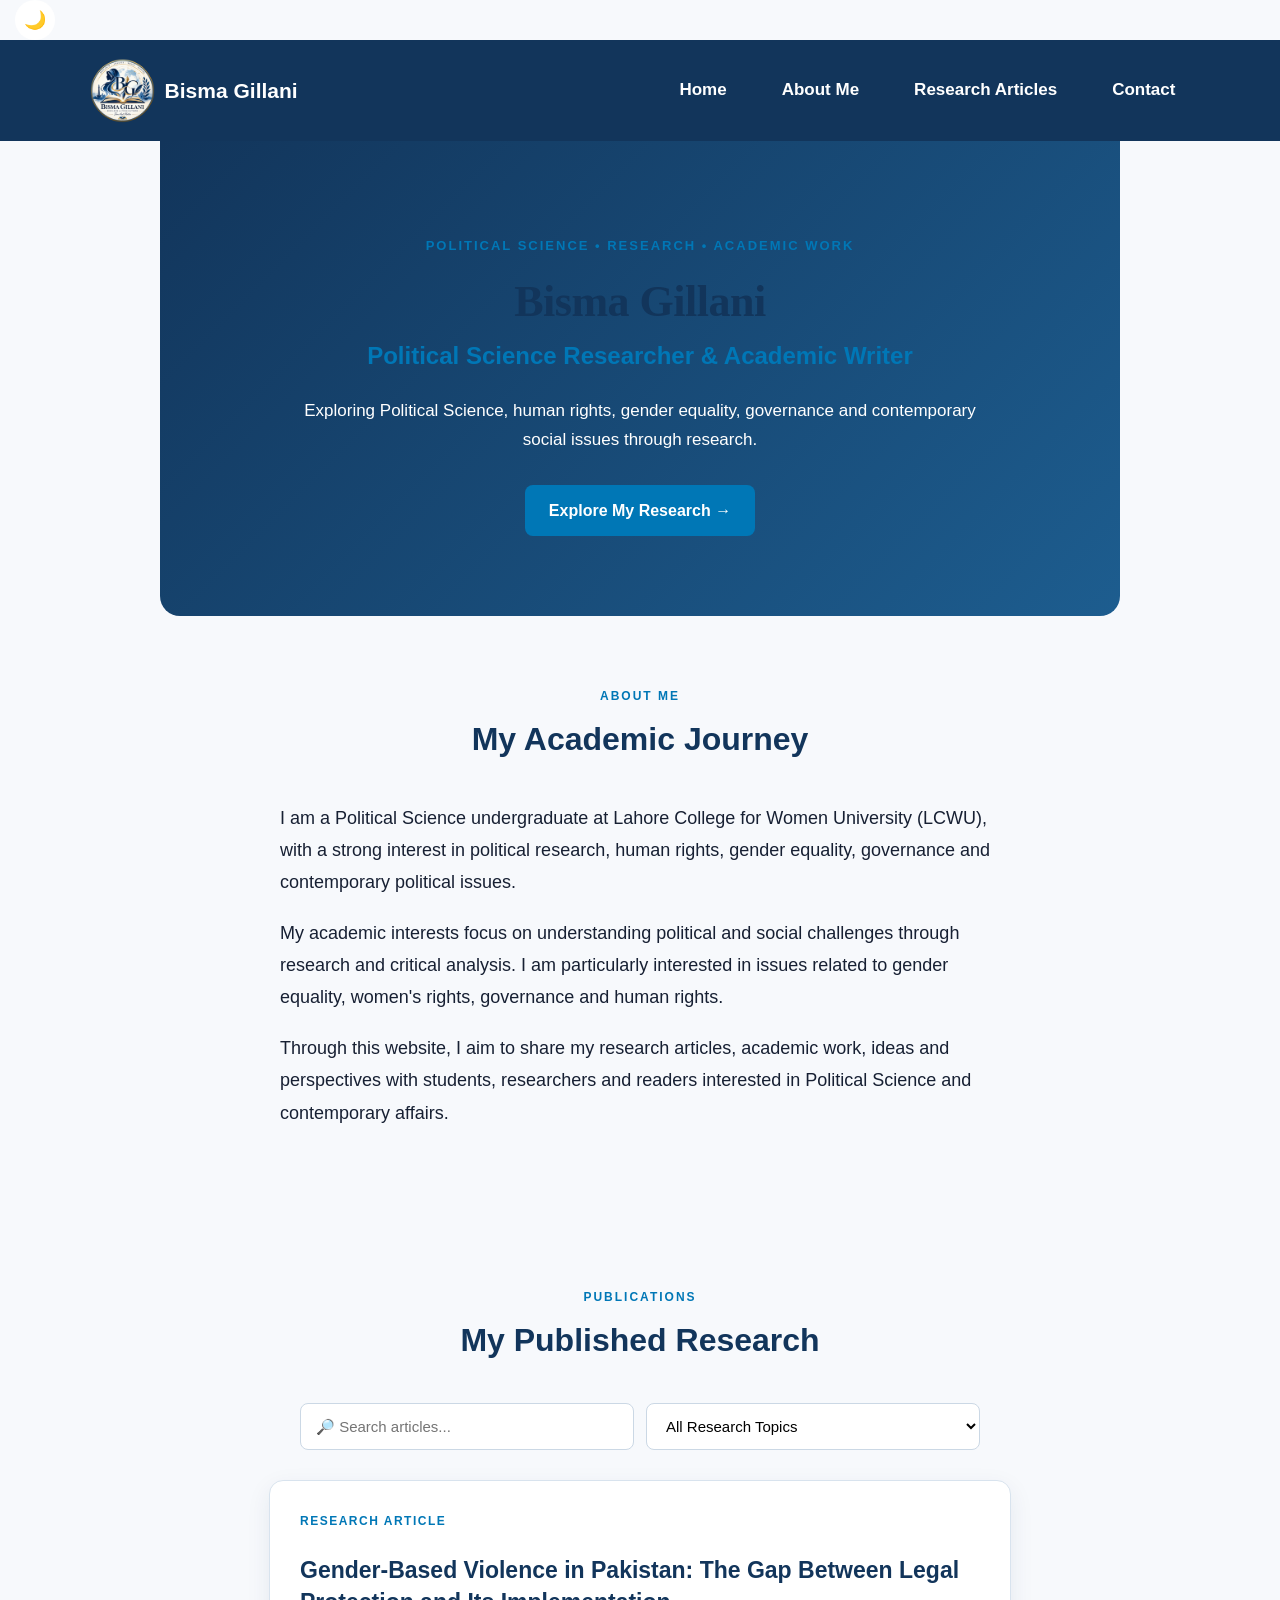
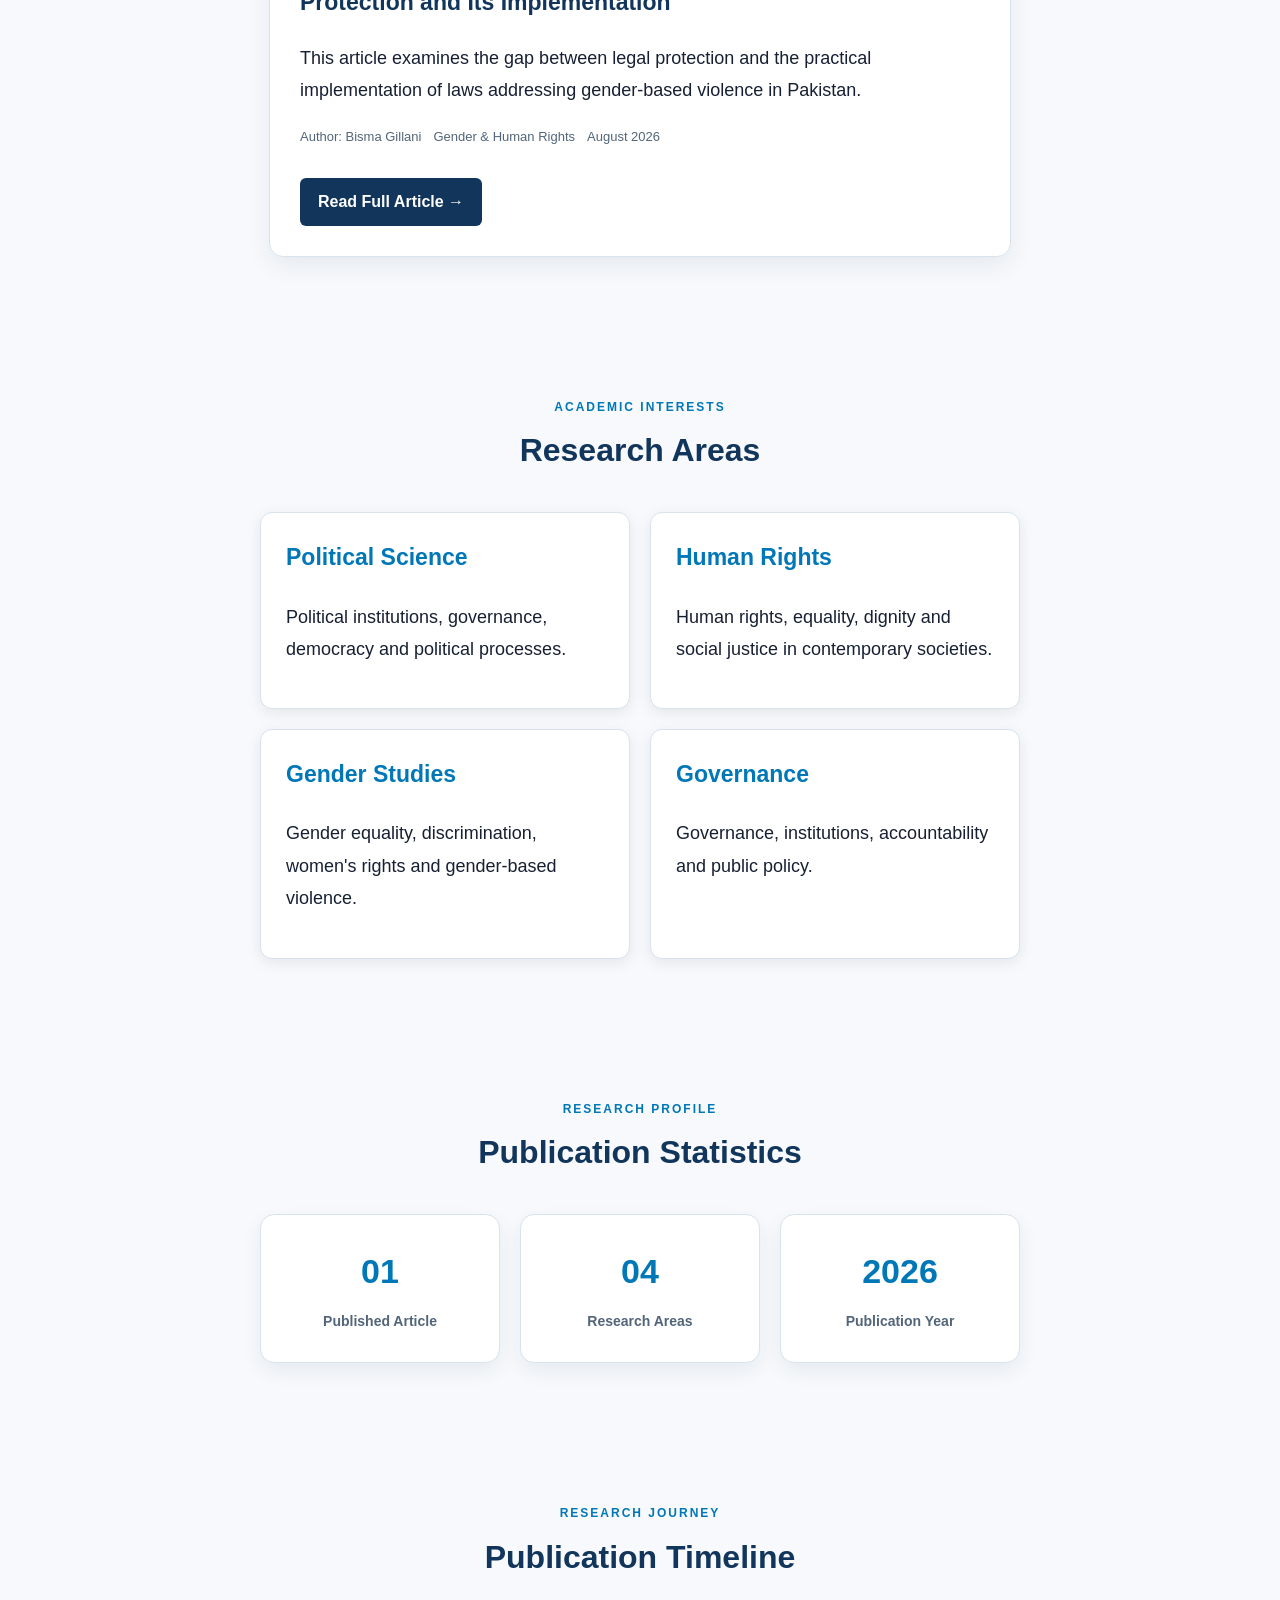
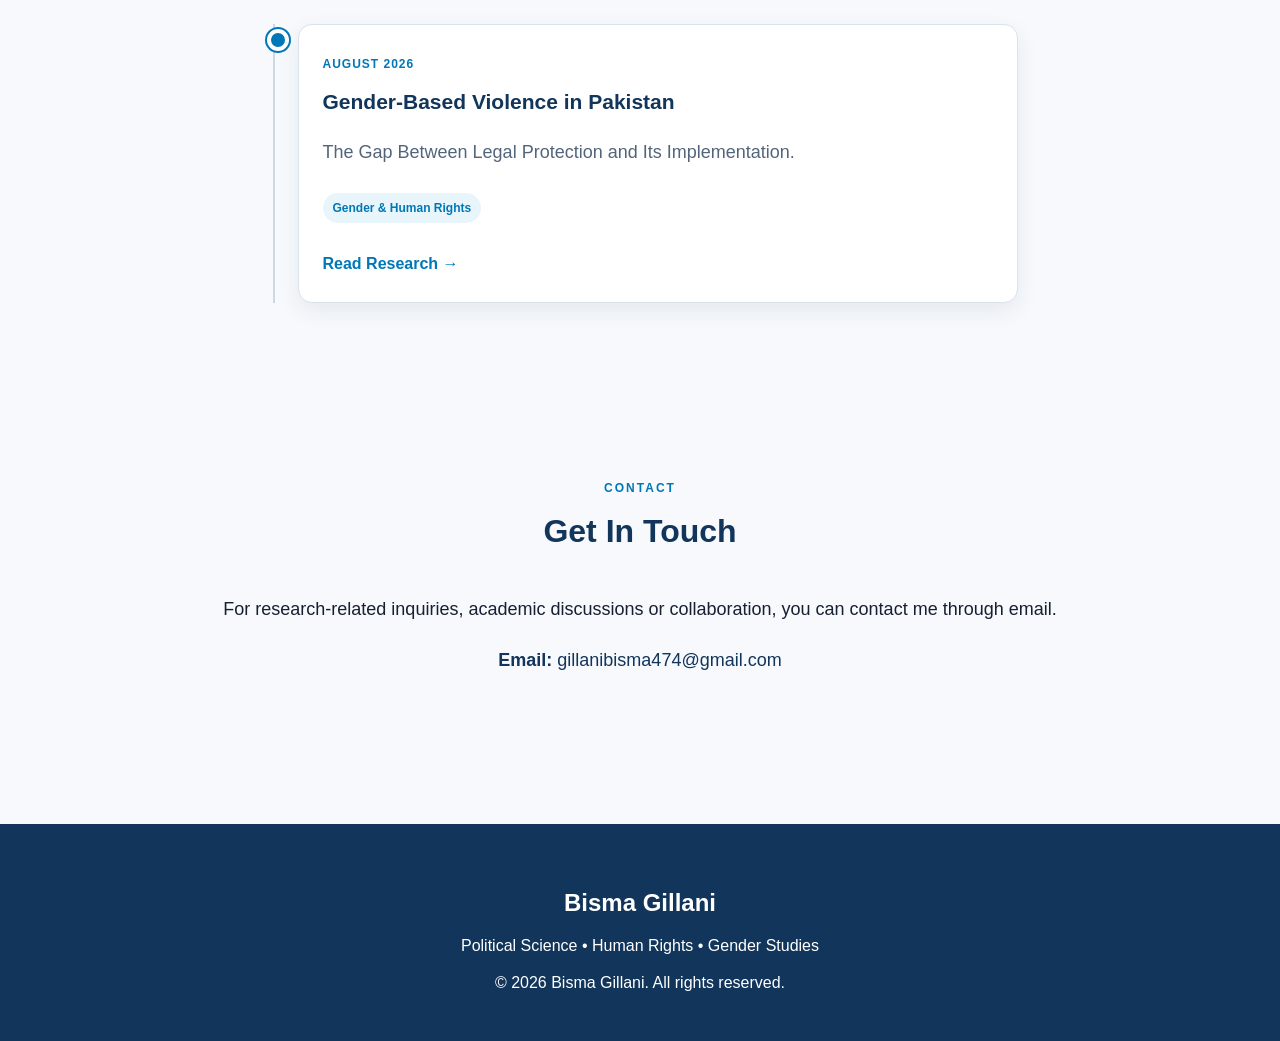
<file: index.html>
<!DOCTYPE html>
<html lang="en">

<head>

    <meta charset="UTF-8">

    <meta name="viewport" content="width=device-width, initial-scale=1.0">

    <meta name="google-site-verification"
        content="pBc68vZ-mVU5wvg_8cquGxac_QMFMeKCmlOxzD9mrWk">

    <title>Bisma Gillani | Political Science Researcher</title>

    <link rel="stylesheet" href="style.css">
<link rel="icon" type="image/png" href="logo.png">
</head>

<body>

    <!-- Navigation -->
<button id="themeToggle" class="theme-toggle" aria-label="Toggle dark mode">
    🌙
</button>
    <nav class="navbar">

      <div class="logo">
    <img src="logo.png" alt="Bisma Gillani Research Logo">
    <span>Bisma Gillani</span>
      </div>

        <div class="nav-links">

            <a href="index.html">Home</a>

            <a href="#about">About Me</a>

            <a href="#research">Research Articles</a>

            <a href="#contact">Contact</a>

        </div>

    </nav>


    <!-- Hero Section -->

    <section class="hero">

        <p class="eyebrow">
            POLITICAL SCIENCE • RESEARCH • ACADEMIC WORK
        </p>

        <h1>
            Bisma Gillani
        </h1>

        <h2>
            Political Science Researcher & Academic Writer
        </h2>

        <p class="hero-text">

            Exploring Political Science, human rights, gender equality,
            governance and contemporary social issues through research.

        </p>

        <a class="hero-button" href="#research">
            Explore My Research →
        </a>

    </section>


    <!-- About Me -->

    <section id="about" class="about-section">

        <div class="section-title">

            <span>ABOUT ME</span>

            <h2>
                My Academic Journey
            </h2>

        </div>

        <div class="about-content">

            <p>
                I am a Political Science undergraduate at Lahore College
                for Women University (LCWU), with a strong interest in
                political research, human rights, gender equality,
                governance and contemporary political issues.
            </p>

            <p>
                My academic interests focus on understanding political
                and social challenges through research and critical
                analysis. I am particularly interested in issues related
                to gender equality, women's rights, governance and human
                rights.
            </p>

            <p>
                Through this website, I aim to share my research articles,
                academic work, ideas and perspectives with students,
                researchers and readers interested in Political Science
                and contemporary affairs.
            </p>

        </div>

    </section>


    <!-- Published Research -->

    <section id="research" class="research-section">

        <div class="section-title">

            <span>PUBLICATIONS</span>

            <h2>
                My Published Research
            </h2>

        </div>

<div class="research-tools">

    <input
        type="text"
        id="articleSearch"
        placeholder="🔎 Search articles..."
    >

    <select id="topicFilter">

        <option value="all">All Research Topics</option>

        <option value="political-science">
            Political Science
        </option>

        <option value="human-rights">
            Human Rights
        </option>

        <option value="gender">
            Gender & Human Rights
        </option>

        <option value="governance">
            Governance
        </option>

    </select>

</div>
        <div class="article-card"
     data-title="Gender-Based Violence in Pakistan"
     data-topic="gender">

            <div class="article-label">
                RESEARCH ARTICLE
            </div>

            <h3>
                Gender-Based Violence in Pakistan:
                The Gap Between Legal Protection and Its Implementation
            </h3>

            <p>
                This article examines the gap between legal protection
                and the practical implementation of laws addressing
                gender-based violence in Pakistan.
            </p>

            <div class="article-details">

                <span>Author: Bisma Gillani</span>

                <span>Gender & Human Rights</span>

                <span>August 2026</span>

            </div>

            <a class="read-button" href="article1.html">
                Read Full Article →
            </a>

        </div>

    </section>


    <!-- Research Areas -->

    <section class="research-areas">

        <div class="section-title">

            <span>ACADEMIC INTERESTS</span>

            <h2>
                Research Areas
            </h2>

        </div>


        <div class="area-grid">


            <div class="area-card">

                <h3>
                    Political Science
                </h3>

                <p>
                    Political institutions, governance, democracy
                    and political processes.
                </p>

            </div>


            <div class="area-card">

                <h3>
                    Human Rights
                </h3>

                <p>
                    Human rights, equality, dignity and social justice
                    in contemporary societies.
                </p>

            </div>


            <div class="area-card">

                <h3>
                    Gender Studies
                </h3>

                <p>
                    Gender equality, discrimination, women's rights
                    and gender-based violence.
                </p>

            </div>


            <div class="area-card">

                <h3>
                    Governance
                </h3>

                <p>
                    Governance, institutions, accountability and
                    public policy.
                </p>

            </div>

        </div>

    </section>

<!-- Publication Statistics -->

<section class="statistics-section">

    <div class="section-title">

        <span>RESEARCH PROFILE</span>

        <h2>
            Publication Statistics
        </h2>

    </div>

    <div class="statistics-grid">

        <div class="stat-card">
            <h3>01</h3>
            <p>Published Article</p>
        </div>

        <div class="stat-card">
            <h3>04</h3>
            <p>Research Areas</p>
        </div>

        <div class="stat-card">
            <h3>2026</h3>
            <p>Publication Year</p>
        </div>

    </div>

</section>
    <!-- Research Timeline -->

<section class="timeline-section">

    <div class="section-title">
        <span>RESEARCH JOURNEY</span>
        <h2>Publication Timeline</h2>
    </div>

    <div class="timeline">

        <div class="timeline-item">

            <div class="timeline-dot"></div>

            <div class="timeline-content">

                <span class="timeline-date">August 2026</span>

                <h3>
                    Gender-Based Violence in Pakistan
                </h3>

                <p>
                    The Gap Between Legal Protection and Its Implementation.
                </p>

                <span class="timeline-category">
                    Gender & Human Rights
                </span>

                <br><br>

                <a href="article1.html">
                    Read Research →
                </a>

            </div>

        </div>

    </div>

</section>
    <!-- Contact -->

    <section id="contact" class="contact-section">

        <div class="section-title">

            <span>CONTACT</span>

            <h2>
                Get In Touch
            </h2>

        </div>

        <p>
            For research-related inquiries, academic discussions
            or collaboration, you can contact me through email.
        </p>

        <p class="email">
            <strong>Email:</strong>
            gillanibisma474@gmail.com
        </p>

    </section>


    <!-- Footer -->

    <footer>

        <h3>
            Bisma Gillani
        </h3>

        <p>
            Political Science • Human Rights • Gender Studies
        </p>

        <p>
            © 2026 Bisma Gillani. All rights reserved.
        </p>

    </footer>

<script>

const searchInput = document.getElementById("articleSearch");
const topicFilter = document.getElementById("topicFilter");
const articles = document.querySelectorAll(".article-card");

function filterArticles() {

    const searchText = searchInput.value.toLowerCase();
    const selectedTopic = topicFilter.value;

    articles.forEach(article => {

        const title = article.dataset.title.toLowerCase();
        const topic = article.dataset.topic;

        const matchesSearch =
            title.includes(searchText);

        const matchesTopic =
            selectedTopic === "all" ||
            topic === selectedTopic;

        if (matchesSearch && matchesTopic) {
            article.style.display = "block";
        } else {
            article.style.display = "none";
        }

    });

}

searchInput.addEventListener("input", filterArticles);
topicFilter.addEventListener("change", filterArticles);

</script>
</body>
    <!-- Dark Mode Script -->

    <script>

    const themeToggle = document.getElementById("themeToggle");

    const savedTheme = localStorage.getItem("theme");

    if (savedTheme === "dark") {
        document.body.classList.add("dark-mode");
        themeToggle.textContent = "☀️";
    }

    themeToggle.addEventListener("click", function () {

        document.body.classList.toggle("dark-mode");

        if (document.body.classList.contains("dark-mode")) {

            localStorage.setItem("theme", "dark");
            themeToggle.textContent = "☀️";

        } else {

            localStorage.setItem("theme", "light");
            themeToggle.textContent = "🌙";

        }

    });

    </script>

</body>
</html>
</html>
</file>
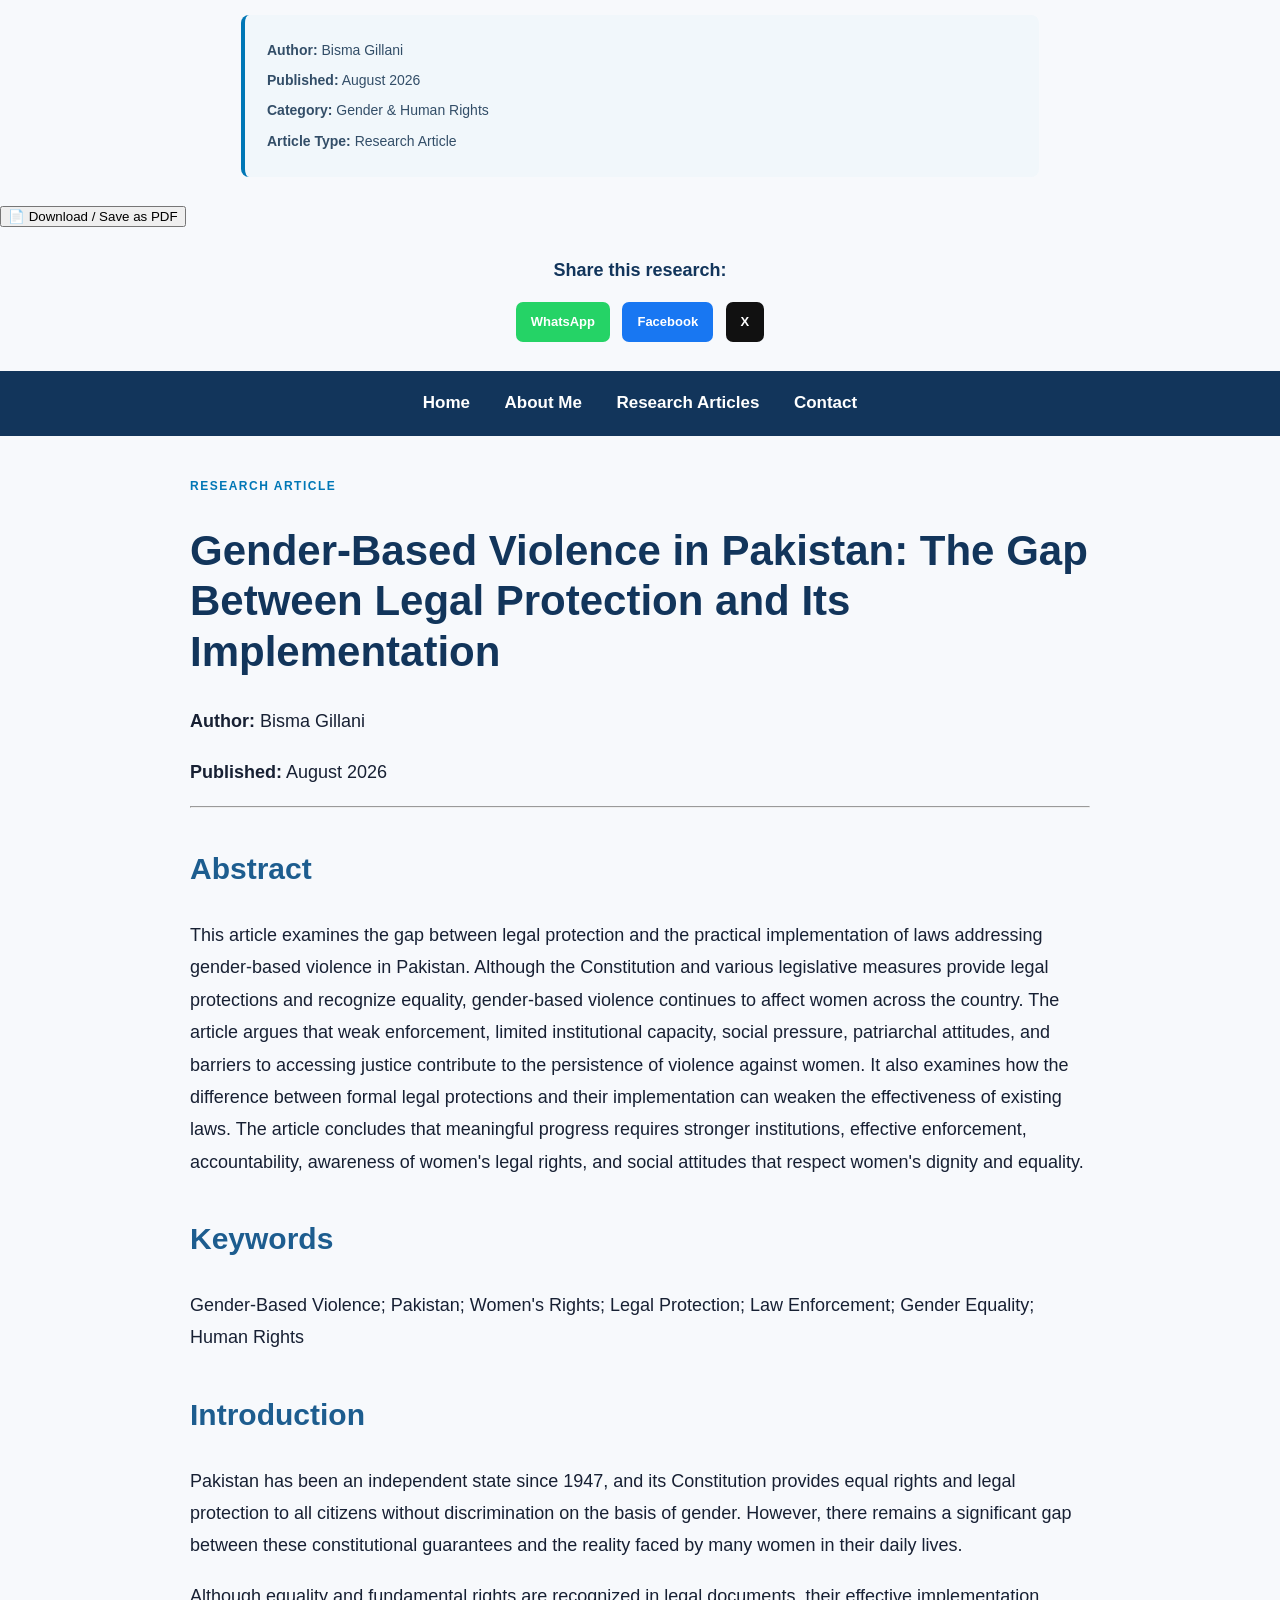
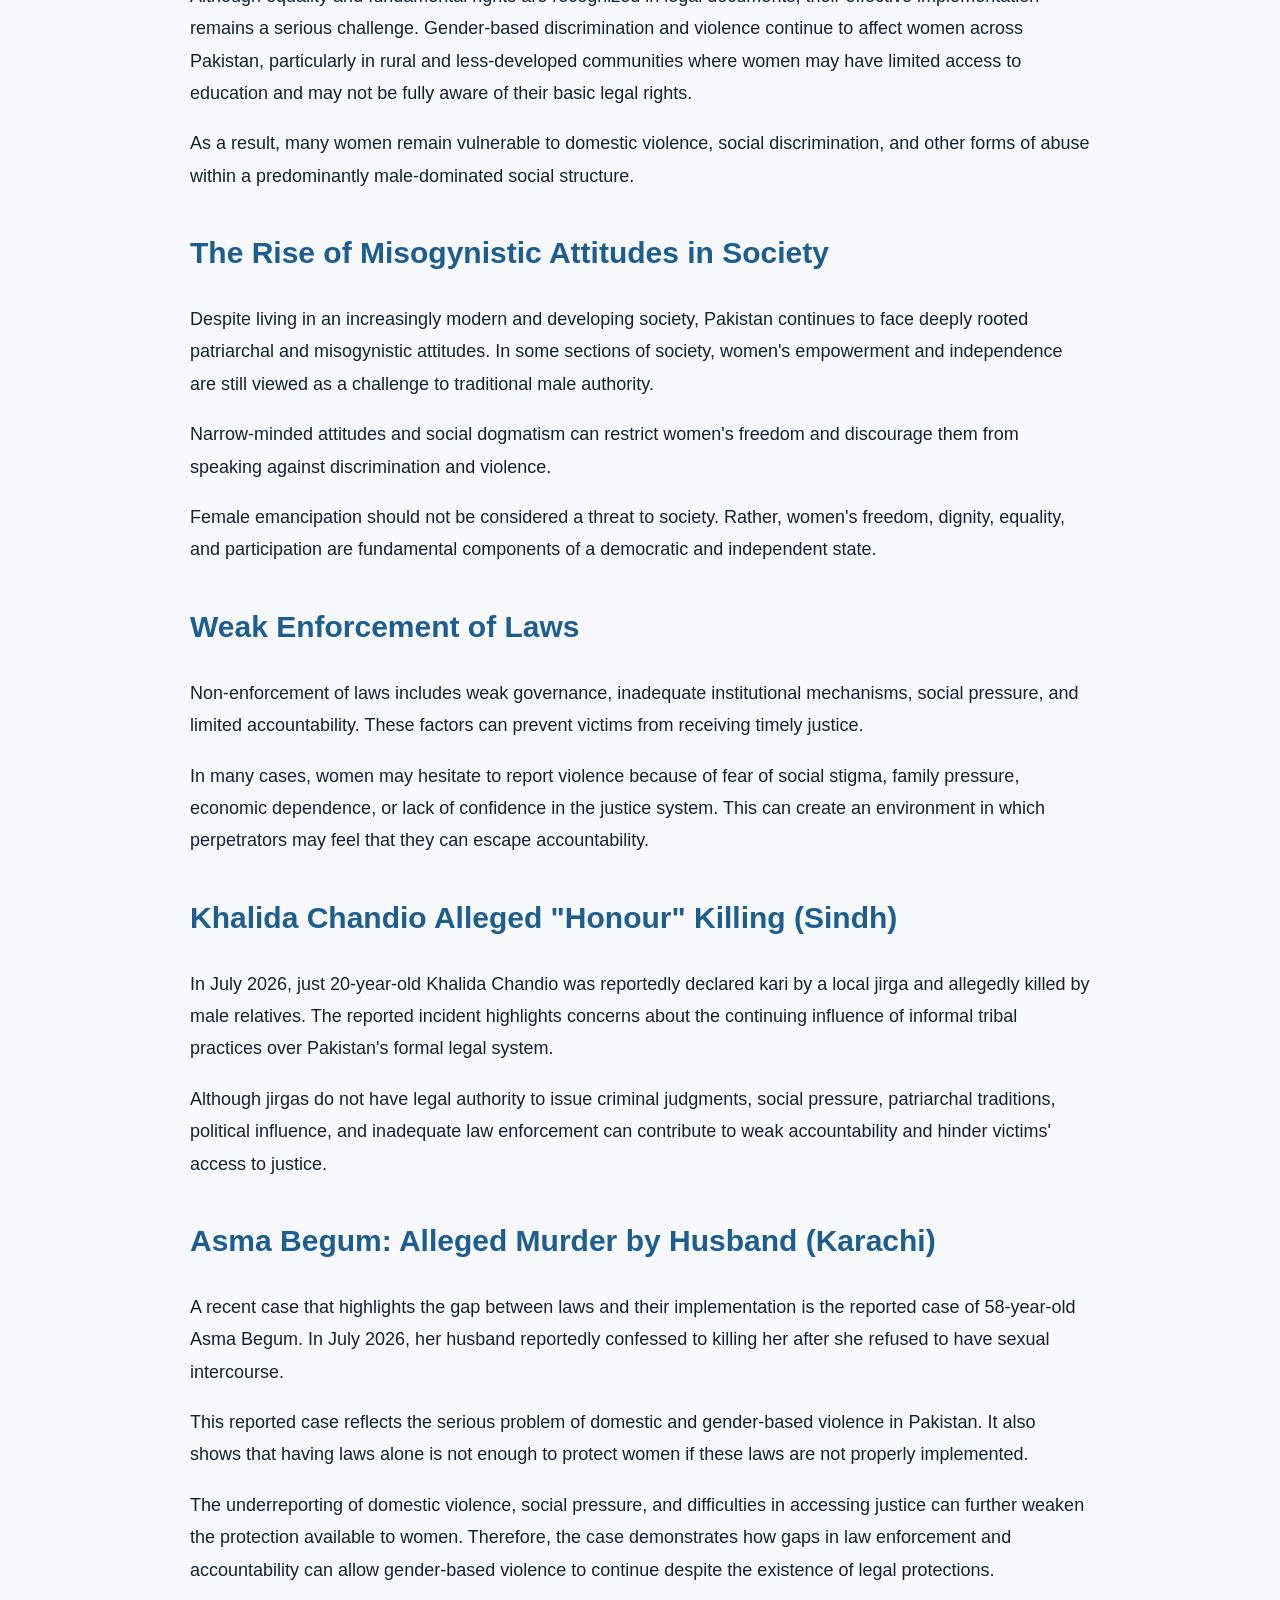
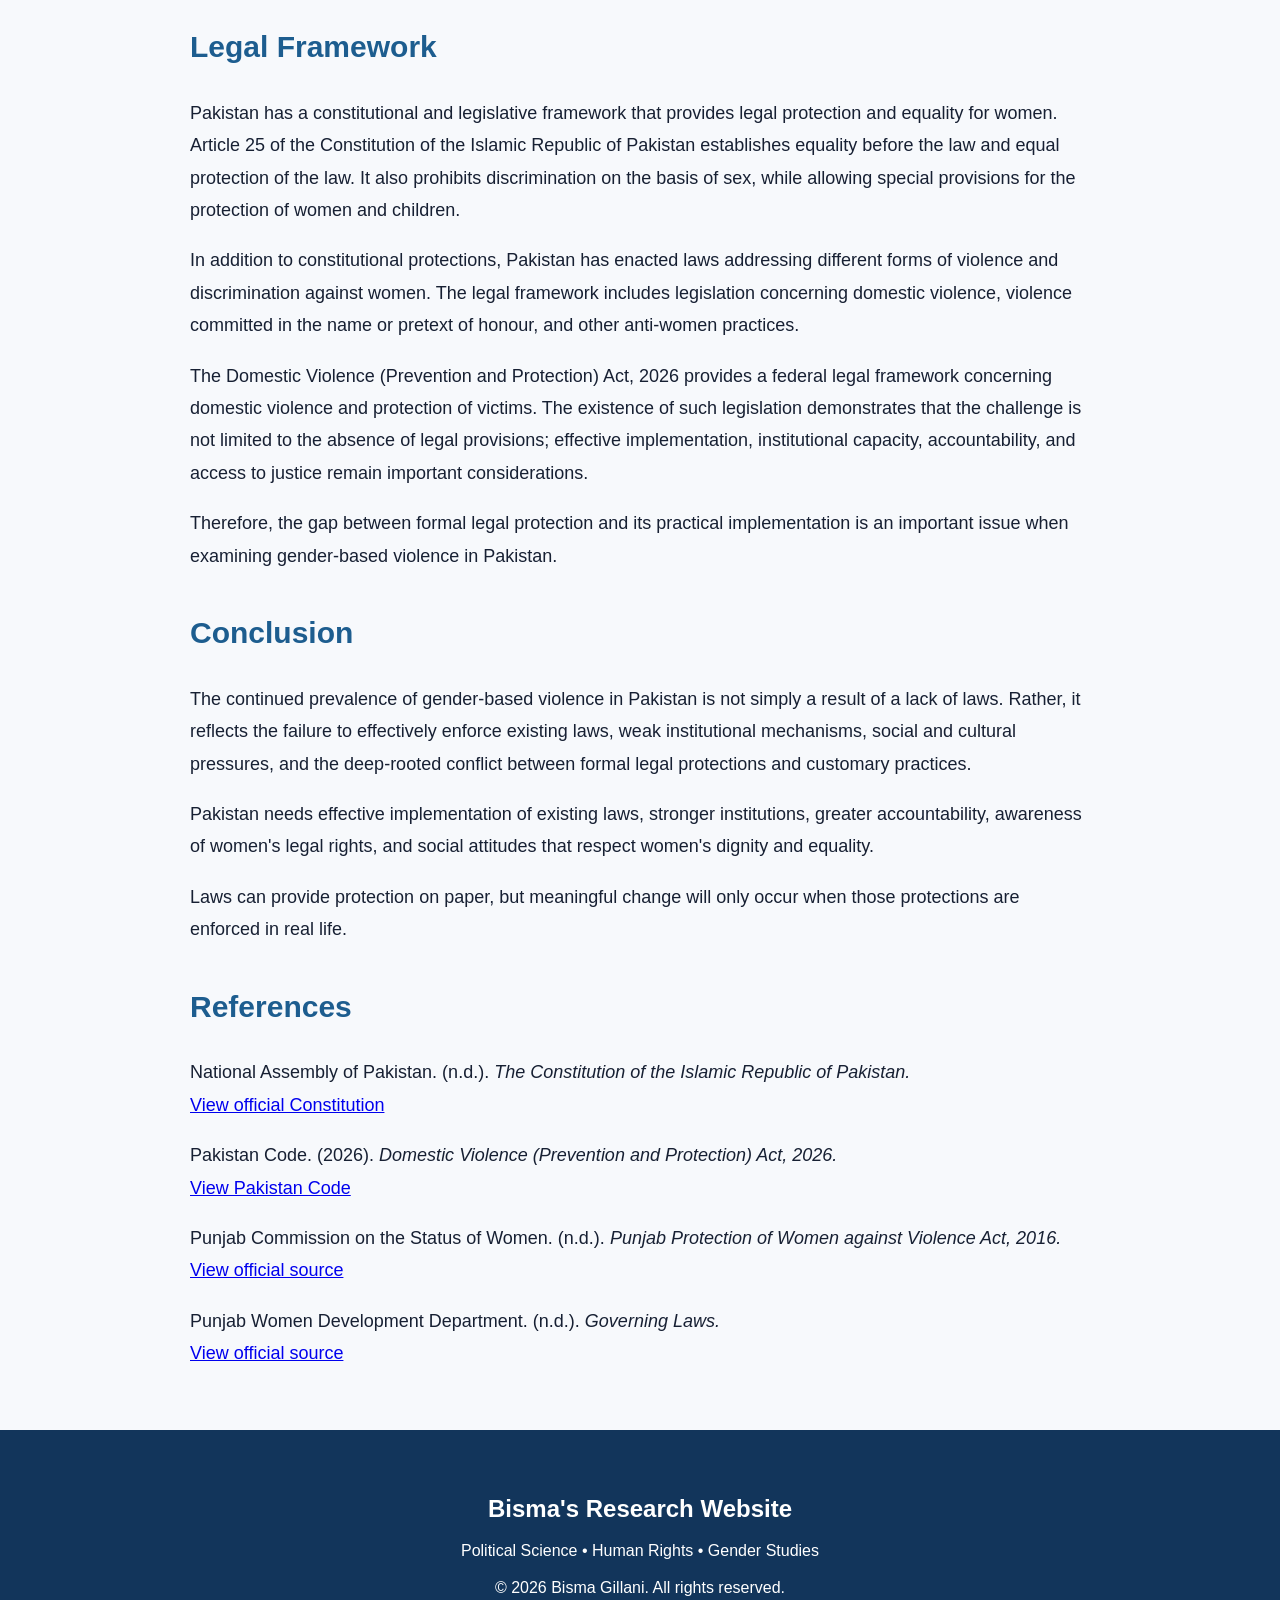
<file: article1.html>
<!DOCTYPE html>
<html>

<head>
    <title>Gender-Based Violence in Pakistan: The Gap Between Legal Protection and Its Implementation</title>
    <div class="article-meta">

    <p>
        <strong>Author:</strong> Bisma Gillani
    </p>

    <p>
        <strong>Published:</strong> August 2026
    </p>

    <p>
        <strong>Category:</strong> Gender & Human Rights
    </p>

    <p>
        <strong>Article Type:</strong> Research Article
    </p>

</div>

<button class="pdf-button" onclick="window.print()">
    📄 Download / Save as PDF
</button>
    <div class="share-section">

    <p>Share this research:</p>

    <a class="share-button whatsapp"
       href="https://wa.me/?text=Gender-Based%20Violence%20in%20Pakistan%20-%20Bisma%20Gillani"
       target="_blank">
        WhatsApp
    </a>

    <a class="share-button facebook"
       href="https://www.facebook.com/sharer/sharer.php?u=https://syedabisma5.github.io/my-research-website/article1.html"
       target="_blank">
        Facebook
    </a>

    <a class="share-button x-share"
       href="https://twitter.com/intent/tweet?text=Gender-Based%20Violence%20in%20Pakistan%20by%20Bisma%20Gillani&url=https://syedabisma5.github.io/my-research-website/article1.html"
       target="_blank">
        X
    </a>

    </div>
    <link rel="stylesheet" href="style.css">
</head>

<body>

    <nav>
        <a href="index.html">Home</a>
        <a href="index.html#about">About Me</a>
        <a href="index.html#research">Research Articles</a>
        <a href="index.html#contact">Contact</a>
    </nav>

    <main class="article-page">

        <p class="article-label">RESEARCH ARTICLE</p>

        <h1>
            Gender-Based Violence in Pakistan:
            The Gap Between Legal Protection and Its Implementation
        </h1>

        <p><strong>Author:</strong> Bisma Gillani</p>

        <p><strong>Published:</strong> August 2026</p>

        <hr>
<section class="abstract">

    <h2>Abstract</h2>

    <p>
        This article examines the gap between legal protection and the
        practical implementation of laws addressing gender-based violence
        in Pakistan. Although the Constitution and various legislative
        measures provide legal protections and recognize equality,
        gender-based violence continues to affect women across the country.
        The article argues that weak enforcement, limited institutional
        capacity, social pressure, patriarchal attitudes, and barriers to
        accessing justice contribute to the persistence of violence against
        women. It also examines how the difference between formal legal
        protections and their implementation can weaken the effectiveness
        of existing laws. The article concludes that meaningful progress
        requires stronger institutions, effective enforcement,
        accountability, awareness of women's legal rights, and social
        attitudes that respect women's dignity and equality.
    </p>

</section>

<h2>Keywords</h2>

<p>
    Gender-Based Violence; Pakistan; Women's Rights; Legal Protection;
    Law Enforcement; Gender Equality; Human Rights
</p>
        <h2>Introduction</h2>

        <p>
            Pakistan has been an independent state since 1947, and its
            Constitution provides equal rights and legal protection to all
            citizens without discrimination on the basis of gender.
            However, there remains a significant gap between these
            constitutional guarantees and the reality faced by many women
            in their daily lives.
        </p>

        <p>
            Although equality and fundamental rights are recognized in legal
            documents, their effective implementation remains a serious
            challenge. Gender-based discrimination and violence continue to
            affect women across Pakistan, particularly in rural and
            less-developed communities where women may have limited access
            to education and may not be fully aware of their basic legal
            rights.
        </p>

        <p>
            As a result, many women remain vulnerable to domestic violence,
            social discrimination, and other forms of abuse within a
            predominantly male-dominated social structure.
        </p>

        <h2>The Rise of Misogynistic Attitudes in Society</h2>

        <p>
            Despite living in an increasingly modern and developing society,
            Pakistan continues to face deeply rooted patriarchal and
            misogynistic attitudes. In some sections of society, women's
            empowerment and independence are still viewed as a challenge to
            traditional male authority.
        </p>

        <p>
            Narrow-minded attitudes and social dogmatism can restrict
            women's freedom and discourage them from speaking against
            discrimination and violence.
        </p>

        <p>
            Female emancipation should not be considered a threat to society.
            Rather, women's freedom, dignity, equality, and participation are
            fundamental components of a democratic and independent state.
        </p>

        <h2>Weak Enforcement of Laws</h2>

        <p>
            Non-enforcement of laws includes weak governance, inadequate
            institutional mechanisms, social pressure, and limited
            accountability. These factors can prevent victims from receiving
            timely justice.
        </p>

        <p>
            In many cases, women may hesitate to report violence because of
            fear of social stigma, family pressure, economic dependence, or
            lack of confidence in the justice system. This can create an
            environment in which perpetrators may feel that they can escape
            accountability.
        </p>

        <h2>Khalida Chandio Alleged "Honour" Killing (Sindh)</h2>

        <p>
            In July 2026, just 20-year-old Khalida Chandio was reportedly
            declared kari by a local jirga and allegedly killed by male
            relatives. The reported incident highlights concerns about the
            continuing influence of informal tribal practices over Pakistan's
            formal legal system.
        </p>

        <p>
            Although jirgas do not have legal authority to issue criminal
            judgments, social pressure, patriarchal traditions, political
            influence, and inadequate law enforcement can contribute to weak
            accountability and hinder victims' access to justice.
        </p>

        <h2>Asma Begum: Alleged Murder by Husband (Karachi)</h2>

        <p>
            A recent case that highlights the gap between laws and their
            implementation is the reported case of 58-year-old Asma Begum.
            In July 2026, her husband reportedly confessed to killing her
            after she refused to have sexual intercourse.
        </p>

        <p>
            This reported case reflects the serious problem of domestic and
            gender-based violence in Pakistan. It also shows that having laws
            alone is not enough to protect women if these laws are not
            properly implemented.
        </p>

        <p>
            The underreporting of domestic violence, social pressure, and
            difficulties in accessing justice can further weaken the
            protection available to women. Therefore, the case demonstrates
            how gaps in law enforcement and accountability can allow
            gender-based violence to continue despite the existence of
            legal protections.
        </p>


<h2>Legal Framework</h2>

<p>
    Pakistan has a constitutional and legislative framework that provides
    legal protection and equality for women. Article 25 of the Constitution
    of the Islamic Republic of Pakistan establishes equality before the law
    and equal protection of the law. It also prohibits discrimination on the
    basis of sex, while allowing special provisions for the protection of
    women and children.
</p>

<p>
    In addition to constitutional protections, Pakistan has enacted laws
    addressing different forms of violence and discrimination against women.
    The legal framework includes legislation concerning domestic violence,
    violence committed in the name or pretext of honour, and other
    anti-women practices.
</p>

<p>
    The Domestic Violence (Prevention and Protection) Act, 2026 provides a
    federal legal framework concerning domestic violence and protection of
    victims. The existence of such legislation demonstrates that the
    challenge is not limited to the absence of legal provisions; effective
    implementation, institutional capacity, accountability, and access to
    justice remain important considerations.
</p>

<p>
    Therefore, the gap between formal legal protection and its practical
    implementation is an important issue when examining gender-based
    violence in Pakistan.
</p>
   <h2>Conclusion</h2>
<p>
            The continued prevalence of gender-based violence in Pakistan is
            not simply a result of a lack of laws. Rather, it reflects the
            failure to effectively enforce existing laws, weak institutional
            mechanisms, social and cultural pressures, and the deep-rooted
            conflict between formal legal protections and customary practices.
        </p>

        <p>
            Pakistan needs effective implementation of existing laws,
            stronger institutions, greater accountability, awareness of
            women's legal rights, and social attitudes that respect women's
            dignity and equality.
        </p>

        <p>
            Laws can provide protection on paper, but meaningful change will
            only occur when those protections are enforced in real life.
        </p>

        
<h2>References</h2>

<p>
    National Assembly of Pakistan. (n.d.).
    <em>The Constitution of the Islamic Republic of Pakistan.</em>
    <br>
    <a href="https://na.gov.pk/uploads/documents/6926e060076ed_467.pdf"
       target="_blank">
       View official Constitution
    </a>
</p>

<p>
    Pakistan Code. (2026).
    <em>Domestic Violence (Prevention and Protection) Act, 2026.</em>
    <br>
    <a href="https://www.pakistancode.gov.pk/"
       target="_blank">
       View Pakistan Code
    </a>
</p>

<p>
    Punjab Commission on the Status of Women. (n.d.).
    <em>Punjab Protection of Women against Violence Act, 2016.</em>
    <br>
    <a href="https://pcsw.punjab.gov.pk/protection_women_against_violence"
       target="_blank">
       View official source
    </a>
</p>

<p>
    Punjab Women Development Department. (n.d.).
    <em>Governing Laws.</em>
    <br>
    <a href="https://wdd.punjab.gov.pk/index.php/governing_laws"
       target="_blank">
       View official source
    </a>
</p>

    </main>

    <footer>

        <h3>Bisma's Research Website</h3>

        <p>
            Political Science • Human Rights • Gender Studies
        </p>

        <p>
            © 2026 Bisma Gillani. All rights reserved.
        </p>

    </footer>

</body>
</html>
</file>
<file: style.css>
body {
    font-family: Arial, sans-serif;
    margin: 40px;
    background-color: #f5f7fa;
    color: #222;
}

h1 {
    color: #12355b;
}

h2 {
    color: #1d5d8f;
}

p {
    font-size: 17px;
    line-height: 1.6;
}
nav {
    background-color: #12355b;
    padding: 15px;
    text-align: center;
}

nav a {
    color: white;
    text-decoration: none;
    margin: 0 15px;
    font-weight: bold;
}

nav a:hover {
    text-decoration: underline;
}
/* Main page layout */
body {
    font-family: Arial, sans-serif;
    margin: 0;
    background-color: #f5f7fa;
    color: #222;
}

/* Navigation */
nav {
    background-color: #12355b;
    padding: 18px;
    text-align: center;
}

nav a {
    color: white;
    text-decoration: none;
    margin: 0 15px;
    font-weight: bold;
}

nav a:hover {
    text-decoration: underline;
}

/* Main content */
main {
    max-width: 900px;
    margin: 40px auto;
    padding: 0 20px;
}

/* Headings */
h1 {
    color: #12355b;
    font-size: 38px;
    line-height: 1.2;
}

h2 {
    color: #1d5d8f;
    margin-top: 35px;
}

h3 {
    color: #12355b;
}

/* Paragraphs */
p {
    font-size: 17px;
    line-height: 1.7;
}

/* Research article card */
.article-card {
    background-color: white;
    padding: 25px;
    margin-top: 20px;
    border-radius: 10px;
    box-shadow: 0 3px 12px rgba(0, 0, 0, 0.08);
}

.article-card a {
    display: inline-block;
    margin-top: 10px;
    padding: 10px 18px;
    background-color: #12355b;
    color: white;
    text-decoration: none;
    border-radius: 6px;
}

.article-card a:hover {
    background-color: #1d5d8f;
}

/* Mobile design */
@media (max-width: 600px) {

    nav a {
        display: block;
        margin: 10px;
    }

    h1 {
        font-size: 30px;
    }

    main {
        margin: 25px auto;
    }
}/* Hero section */

.hero {
    background: linear-gradient(135deg, #12355b, #1d5d8f);
    color: white;
    text-align: center;
    padding: 80px 25px;
    border-radius: 0 0 20px 20px;
    margin-bottom: 40px;
}

.eyebrow {
    font-size: 14px;
    letter-spacing: 2px;
    font-weight: bold;
    margin-bottom: 20px;
}

.hero h1 {
    color: white;
    font-size: 48px;
    margin: 10px 0 20px;
}

.hero-text {
    max-width: 700px;
    margin: 0 auto 30px;
    font-size: 19px;
    line-height: 1.7;
}

.hero-button {
    display: inline-block;
    background-color: white;
    color: #12355b;
    padding: 13px 25px;
    border-radius: 7px;
    text-decoration: none;
    font-weight: bold;
}

.hero-button:hover {
    background-color: #e9eef3;
}

/* Mobile hero */

@media (max-width: 600px) {

    .hero {
        padding: 55px 18px;
    }

    .hero h1 {
        font-size: 34px;
    }

    .hero-text {
        font-size: 17px;
    }
}
/* Research Areas */

.research-areas {
    margin-top: 50px;
}

.area-grid {
    display: grid;
    grid-template-columns: repeat(3, 1fr);
    gap: 20px;
    margin-top: 25px;
}

.area-card {
    background-color: white;
    padding: 25px;
    border-radius: 12px;
    box-shadow: 0 4px 15px rgba(0, 0, 0, 0.08);
    border-top: 4px solid #1d5d8f;
    transition: transform 0.2s ease;
}

.area-card:hover {
    transform: translateY(-5px);
}

.area-card h3 {
    margin-top: 0;
}

/* Mobile */
@media (max-width: 700px) {

    .area-grid {
        grid-template-columns: 1fr;
    }

}
/* Stronger typography */

body {
    color: #17202a;
}

h1 {
    font-size: 42px;
    font-weight: 800;
}

h2 {
    font-size: 30px;
    font-weight: 800;
}

h3 {
    font-size: 22px;
    font-weight: 750;
}

p {
    font-size: 18px;
    line-height: 1.8;
}

.hero h1 {
    font-size: 52px;
    font-weight: 800;
}

.hero-text {
    font-size: 20px;
    font-weight: 500;
}

.area-card h3 {
    font-size: 23px;
    font-weight: 800;
}

.featured-card h3 {
    font-size: 30px;
    font-weight: 800;
}

.featured-card p {
    font-size: 18px;
}

.article-card h3 {
    font-size: 25px;
    font-weight: 800;
}

nav a {
    font-size: 17px;
    font-weight: 700;
}

@media (max-width: 600px) {
    h1 {
        font-size: 32px;
    }

    h2 {
        font-size: 26px;
    }

    .hero h1 {
        font-size: 36px;
    }

    .featured-card h3 {
        font-size: 24px;
    }

    p {
        font-size: 17px;
    }
}
/* Footer */

footer {
    background-color: #12355b;
    color: white;
    text-align: center;
    padding: 40px 20px;
    margin-top: 60px;
}

footer h3 {
    color: white;
    font-size: 24px;
    margin-bottom: 10px;
}

footer p {
    color: white;
    font-size: 16px;
    margin: 8px 0;
}
/* ===== Professional Website Upgrade ===== */

body {
    margin: 0;
    font-family: Arial, Helvetica, sans-serif;
    line-height: 1.7;
    background: #f7f9fc;
    color: #172033;
}

/* Navigation */

.navbar {
    display: flex;
    justify-content: space-between;
    align-items: center;
    padding: 18px 7%;
    background: #12355b;
}

.logo {
    font-size: 22px;
    font-weight: 700;
    color: #ffffff;
}

.nav-links {
    display: flex;
    gap: 25px;
}

.nav-links a {
    color: #ffffff;
    text-decoration: none;
    font-weight: 600;
}

.nav-links a:hover {
    color: #8fd3ff;
}


/* Hero */

.hero {
    max-width: 900px;
    margin: 0 auto;
    padding: 80px 30px;
    text-align: center;
}

.eyebrow {
    font-size: 13px;
    font-weight: 700;
    letter-spacing: 2px;
    color: #0077b6;
}

.hero h1 {
    font-size: 48px;
    margin: 12px 0 8px;
    color: #12355b;
}

.hero h2 {
    font-size: 24px;
    margin: 0 0 20px;
    color: #0077b6;
}

.hero-text {
    max-width: 700px;
    margin: 0 auto 30px;
    font-size: 17px;
}

.hero-button,
.read-button {
    display: inline-block;
    padding: 12px 24px;
    background: #0077b6;
    color: #ffffff;
    text-decoration: none;
    border-radius: 8px;
    font-weight: 700;
}

.hero-button:hover,
.read-button:hover {
    background: #005f91;
}


/* Section headings */

.section-title {
    text-align: center;
    margin-bottom: 35px;
}

.section-title span {
    display: block;
    font-size: 12px;
    font-weight: 800;
    letter-spacing: 2px;
    color: #0077b6;
    margin-bottom: 6px;
}

.section-title h2 {
    font-size: 32px;
    color: #12355b;
    margin: 0;
}


/* About */

.about-section,
.research-section,
.research-areas,
.contact-section {
    max-width: 900px;
    margin: 0 auto;
    padding: 70px 30px;
}

.about-content {
    max-width: 720px;
    margin: auto;
    font-size: 16px;
}


/* Research Card */

.article-card {
    max-width: 680px;
    margin: 0 auto;
    padding: 30px;
    background: #ffffff;
    border: 1px solid #d8e3ee;
    border-radius: 14px;
    box-shadow: 0 8px 25px rgba(18, 53, 91, 0.08);
}

.article-label {
    color: #0077b6;
    font-size: 12px;
    font-weight: 800;
    letter-spacing: 1.5px;
}

.article-card h3 {
    font-size: 23px;
    line-height: 1.4;
    color: #12355b;
}

.article-details {
    display: flex;
    flex-wrap: wrap;
    gap: 12px;
    margin: 20px 0;
    font-size: 13px;
    color: #52657a;
}


/* Research Areas */

.area-grid {
    display: grid;
    grid-template-columns: repeat(2, 1fr);
    gap: 20px;
    max-width: 760px;
    margin: auto;
}

.area-card {
    padding: 25px;
    background: #ffffff;
    border: 1px solid #d8e3ee;
    border-radius: 12px;
}

.area-card h3 {
    color: #0077b6;
    margin-top: 0;
}


/* Contact */

.contact-section {
    text-align: center;
}

.email {
    color: #12355b;
}


/* Footer */

footer {
    text-align: center;
    padding: 35px 20px;
    background: #12355b;
    color: #ffffff;
}

footer h3 {
    margin-bottom: 5px;
}


/* Mobile */

@media (max-width: 700px) {

    .navbar {
        flex-direction: column;
        gap: 12px;
        padding: 16px 20px;
    }

    .nav-links {
        gap: 14px;
        flex-wrap: wrap;
        justify-content: center;
    }

    .hero {
        padding: 60px 22px;
    }

    .hero h1 {
        font-size: 38px;
    }

    .hero h2 {
        font-size: 20px;
    }

    .section-title h2 {
        font-size: 28px;
    }

    .about-section,
    .research-section,
    .research-areas,
    .contact-section {
        padding: 55px 20px;
    }

    .area-grid {
        grid-template-columns: 1fr;
    }

    .article-card {
        padding: 24px;
    }

    }
.research-tools {
    max-width: 680px;
    margin: 0 auto 30px;
    display: flex;
    gap: 12px;
}

.research-tools input,
.research-tools select {
    flex: 1;
    padding: 13px 15px;
    border: 1px solid #cbd8e5;
    border-radius: 8px;
    background: #ffffff;
    font-size: 15px;
    outline: none;
}

.research-tools input:focus,
.research-tools select:focus {
    border-color: #0077b6;
}

@media (max-width: 700px) {

    .research-tools {
        flex-direction: column;
    }

}
/* ===== Dark / Light Mode ===== */

.theme-toggle {
    border: none;
    background: #ffffff;
    color: #12355b;
    width: 40px;
    height: 40px;
    border-radius: 50%;
    font-size: 18px;
    cursor: pointer;
    margin-left: 15px;
}

.theme-toggle:hover {
    transform: scale(1.08);
}

body.dark-mode {
    background: #111827;
    color: #e5e7eb;
}

body.dark-mode .navbar,
body.dark-mode footer {
    background: #0b1324;
}

body.dark-mode .hero h1,
body.dark-mode .section-title h2,
body.dark-mode .article-card h3 {
    color: #ffffff;
}

body.dark-mode .hero h2,
body.dark-mode .eyebrow,
body.dark-mode .section-title span,
body.dark-mode .area-card h3,
body.dark-mode .article-label {
    color: #38bdf8;
}

body.dark-mode .article-card,
body.dark-mode .area-card {
    background: #1f2937;
    border-color: #374151;
}

body.dark-mode .research-tools input,
body.dark-mode .research-tools select {
    background: #1f2937;
    color: #ffffff;
    border-color: #4b5563;
}

body.dark-mode .theme-toggle {
    background: #1f2937;
    color: #facc15;
}
.article-meta {
    max-width: 750px;
    margin: 15px auto 25px;
    padding: 18px 22px;
    background: #f1f7fb;
    border-left: 4px solid #0077b6;
    border-radius: 8px;
}

.article-meta p {
    margin: 5px 0;
    font-size: 14px;
    color: #334e68;
}

@media print {

    .article-meta {
        background: white;
        border-left: 3px solid #000;
    }

}
/* ===== Publication Statistics ===== */

.statistics-section {
    max-width: 900px;
    margin: 0 auto;
    padding: 70px 30px;
}

.statistics-grid {
    max-width: 760px;
    margin: 0 auto;
    display: grid;
    grid-template-columns: repeat(3, 1fr);
    gap: 20px;
}

.stat-card {
    text-align: center;
    padding: 28px 15px;
    background: #ffffff;
    border: 1px solid #d8e3ee;
    border-radius: 14px;
    box-shadow: 0 8px 20px rgba(18, 53, 91, 0.07);
}

.stat-card h3 {
    margin: 0;
    font-size: 34px;
    color: #0077b6;
}

.stat-card p {
    margin: 8px 0 0;
    font-size: 14px;
    font-weight: 600;
    color: #52657a;
}

/* Dark Mode */

body.dark-mode .stat-card {
    background: #1f2937;
    border-color: #374151;
}

body.dark-mode .stat-card h3 {
    color: #38bdf8;
}

body.dark-mode .stat-card p {
    color: #d1d5db;
}

/* Mobile */

@media (max-width: 600px) {

    .statistics-section {
        padding: 50px 18px;
    }

    .statistics-grid {
        grid-template-columns: 1fr;
        gap: 15px;
    }

}
.logo {
    display: flex;
    align-items: center;
    gap: 10px;
}

.logo img {
    width: 48px;
    height: 48px;
    object-fit: contain;
    border-radius: 50%;
}

.logo span {
    font-size: 21px;
    font-weight: 700;
    color: #ffffff;
}
/* ===== Publication Timeline ===== */

.timeline-section {
    max-width: 900px;
    margin: 0 auto;
    padding: 70px 30px;
}

.timeline {
    position: relative;
    max-width: 720px;
    margin: 40px auto 0;
    padding-left: 35px;
}

.timeline::before {
    content: "";
    position: absolute;
    left: 10px;
    top: 0;
    width: 2px;
    height: 100%;
    background: #cbd8e5;
}

.timeline-item {
    position: relative;
    margin-bottom: 35px;
}

.timeline-dot {
    position: absolute;
    left: -31px;
    top: 5px;
    width: 14px;
    height: 14px;
    background: #0077b6;
    border: 4px solid #ffffff;
    border-radius: 50%;
    box-shadow: 0 0 0 2px #0077b6;
}

.timeline-content {
    background: #ffffff;
    border: 1px solid #d8e3ee;
    border-radius: 14px;
    padding: 24px;
    box-shadow: 0 8px 22px rgba(18, 53, 91, 0.08);
}

.timeline-date {
    font-size: 12px;
    font-weight: 800;
    color: #0077b6;
    letter-spacing: 1px;
    text-transform: uppercase;
}

.timeline-content h3 {
    margin: 8px 0;
    font-size: 21px;
    color: #12355b;
}

.timeline-content p {
    color: #52657a;
    line-height: 1.6;
}

.timeline-category {
    display: inline-block;
    margin-top: 8px;
    padding: 5px 10px;
    border-radius: 20px;
    background: #e8f5fb;
    color: #0077b6;
    font-size: 12px;
    font-weight: 700;
}

.timeline-content a {
    color: #0077b6;
    font-weight: 700;
    text-decoration: none;
}


/* Dark Mode */

body.dark-mode .timeline-content {
    background: #1f2937;
    border-color: #374151;
}

body.dark-mode .timeline-content h3 {
    color: #ffffff;
}

body.dark-mode .timeline-content p {
    color: #d1d5db;
}

body.dark-mode .timeline::before {
    background: #4b5563;
}

body.dark-mode .timeline-dot {
    border-color: #1f2937;
}


/* Mobile */

@media (max-width: 600px) {

    .timeline-section {
        padding: 50px 18px;
    }

    .timeline {
        padding-left: 28px;
    }

    .timeline-dot {
        left: -25px;
    }

    .timeline-content {
        padding: 20px;
    }

    .timeline-content h3 {
        font-size: 18px;
    }

    }
.share-section {
    margin: 25px 0;
    text-align: center;
}

.share-section p {
    font-weight: 700;
    color: #12355b;
    margin-bottom: 12px;
}

.share-button {
    display: inline-block;
    padding: 9px 15px;
    margin: 4px;
    border-radius: 7px;
    text-decoration: none;
    color: #ffffff;
    font-size: 13px;
    font-weight: 700;
}

.whatsapp {
    background: #25D366;
}

.facebook {
    background: #1877F2;
}

.x-share {
    background: #111111;
}

.share-button:hover {
    transform: translateY(-2px);
}

body.dark-mode .share-section p {
    color: #ffffff;
}
/* JSTOR-inspired academic title style */

.hero h1 {
    font-family: Georgia, "Times New Roman", serif;
    font-size: 44px;
    font-weight: 700;
    letter-spacing: -0.5px;
    color: #12355b;
    line-height: 1.15;
}
.logo img {
    width: 65px;
    height: 65px;
    object-fit: contain;
}
@media (max-width: 600px) {
    .logo img {
        width: 58px;
        height: 58px;
    }
}
</file>
